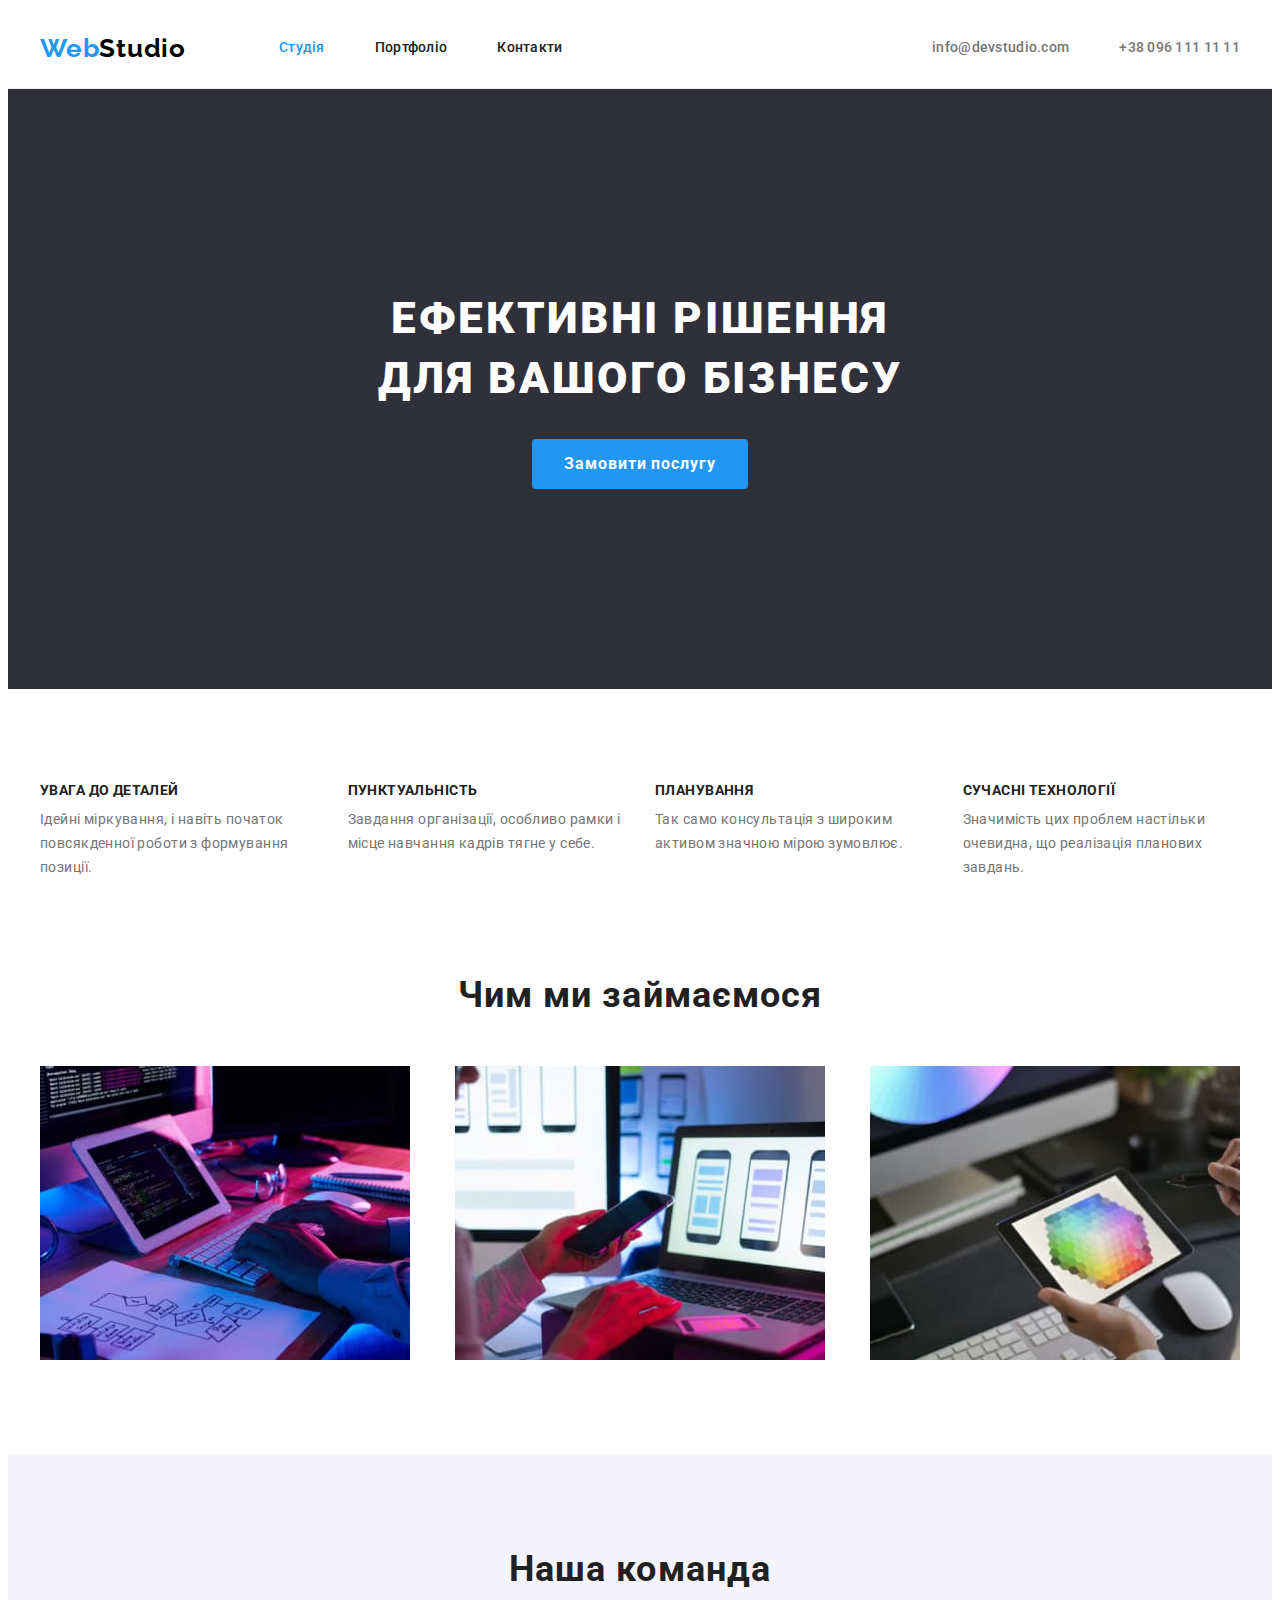
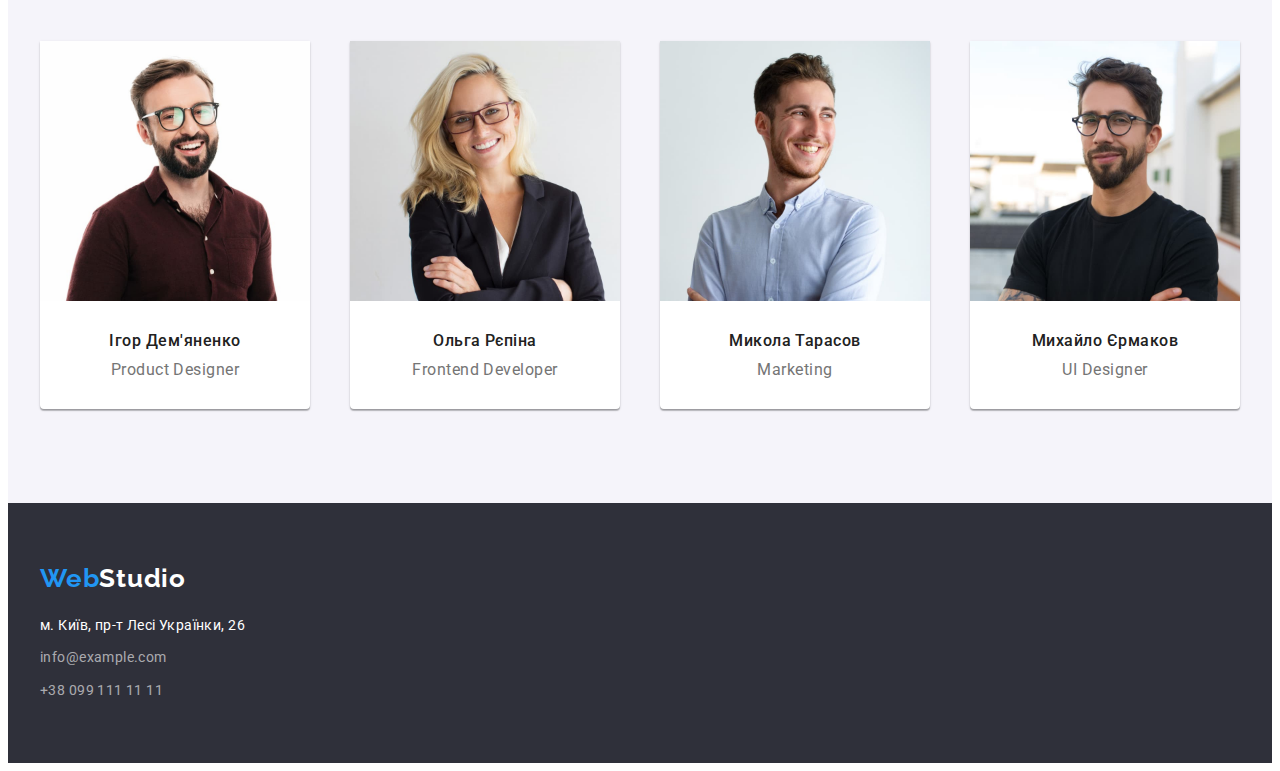
<file: index.html>
<!DOCTYPE html>
<html lang="uk">

<head>
    <meta charset="UTF-8">
    <meta http-equiv="X-UA-Compatible" content="IE=edge">
    <meta name="viewport" content="width=device-width, initial-scale=1.0">
    <title>Document</title>
    <link rel="preconnect" href="https://fonts.googleapis.com">
    <link rel="preconnect" href="https://fonts.gstatic.com" crossorigin>
    <link href="https://fonts.googleapis.com/css2?family=Raleway:wght@700&family=Roboto:wght@400;500;700;900&display=swap"
        rel="stylesheet">
    <link rel="stylesheet" href="https://cdnjs.cloudflare.com/ajax/libs/modern-normalize/1.1.0/modern-normalize.min.css"
        integrity="sha512-wpPYUAdjBVSE4KJnH1VR1HeZfpl1ub8YT/NKx4PuQ5NmX2tKuGu6U/JRp5y+Y8XG2tV+wKQpNHVUX03MfMFn9Q=="
        crossorigin="anonymous" referrerpolicy="no-referrer" />
    <link rel="stylesheet" href="./css/styles.css">
</head>

<body>
    <!-- Header -->
    <header class="header">
        <div class="container main-nav">
            <a href="./index.html" lang="en" class="logo">Web<span class="header-logo" lang="en">Studio</span></a>
            <nav>
                <ul class="nav list">
                    <li class="nav-item">
                        <a href="./index.html" class="nav-link current">Студія</a>
                    </li>
                    <li class="nav-item">
                        <a href="./portfolio.html" class="nav-link">Портфоліо</a>
                    </li>
                    <li class="nav-item">
                        <a href="" class="nav-link">Контакти</a>
                    </li>
                </ul>
            </nav>
            <ul class="contacts">
                <li class="contacts-list"><a href="mailto:info@devstudio.com" class="contacts-item">info@devstudio.com</a></li>
                <li class="contacts-list"><a href="tel:+380961111111" class="contacts-item">+38 096 111 11 11</a></li>
            </ul>
        </div>
    </header>
    <main>
        <!-- Hero -->
        <section class="hero">
            <div class="container">
                <h1 class="hero-title">Ефективні рішення <br> для вашого бізнесу</h1>
                <button type="button" class="hero-button">Замовити послугу</button>
            </div>
        </section>
        <!-- Section Benefits -->
        <section class="section">
            <div class="container">
                <h2 class="visually-hidden">Переваги</h2>
                <ul class="benefits-list list">
                    <li class="benefits-item">
                        <h3 class="benefits-title">УВАГА ДО ДЕТАЛЕЙ</h3>
                        <p class="benefits-text">Ідейні міркування, і навіть початок повсякденної роботи з формування позиції.</p>
                    </li>
                    <li class="benefits-item">
                        <h3 class="benefits-title">ПУНКТУАЛЬНІСТЬ</h3>
                        <p class="benefits-text"> Завдання організації, особливо рамки і місце навчання кадрів тягне у себе.</p>
                    </li>
                    <li class="benefits-item">
                        <h3 class="benefits-title">ПЛАНУВАННЯ</h3>
                        <p class="benefits-text">Так само консультація з широким активом значною мірою зумовлює.</p>
                    </li>
                    <li class="benefits-item">
                        <h3 class="benefits-title">СУЧАСНІ ТЕХНОЛОГІЇ</h3>
                        <p class="benefits-text">Значимість цих проблем настільки очевидна, що реалізація планових завдань.</p>
                    </li>
                </ul>
            </div>
        </section>
        <!-- Section What we do -->
        <section class="section section-work">
            <div class="container">
                <h2 class="section-title">Чим ми займаємося</h2>
                <ul class="work">
                    <li class="work-item">
                        <img class="work-image" src="./images/img.jpg" alt="робота за компютером" width="370" height="294">
                    </li>
                    <li class="work-item">
                        <img class="work-image" src="./images/img-2.jpg" alt="робота за компютером" width="370" height="294">
                    </li>
                    <li class="work-item">
                        <img class="work-image" src="./images/img-3.jpg" alt="робота за планщетом" width="370" height="294">
                    </li>
                </ul>
            </div>
        </section>
        <!-- Section Team -->
        <section class="section section-team">
            <div class="container">
                <h2 class="section-title">Наша команда</h2>
                <ul class="team">
                    <li class="team-item">
                        <img class="team-image" src="./images/img-4.jpg" alt="фото сотрудника" width="270">
                        <div class="team-block">
                            <h3 class="team-title">Ігор Дем'яненко</h3>
                            <p class="team-description" lang="en">Product Designer</p>
                        </div>
                    </li>
                    <li class="team-item">
                        <img class="team-image" src="./images/img-5.jpg" alt="фото сотрудника" width="270">
                        <div class="team-block">
                            <h3 class="team-title">Ольга Рєпіна</h3>
                            <p class="team-description" lang="en">Frontend Developer</p>
                        </div>
                    </li>
                    <li class="team-item">
                        <img class="team-image" src="./images/img-6.jpg" alt="фото сотрудника" width="270">
                        <div class="team-block">
                            <h3 class="team-title">Микола Тарасов</h3>
                            <p class="team-description" lang="en">Marketing</p>
                        </div>
                    </li>
                    <li class="team-item">
                        <img class="team-image" src="./images/img-7.jpg" alt="фото сотрудника" width="270">
                        <div class="team-block">
                            <h3 class="team-title">Михайло Єрмаков</h3>
                            <p class="team-description" lang="en">UI Designer</p>
                        </div>
                    </li>
                </ul>
            </div>
        </section>
    </main>
    <!-- Footer -->
    <footer class="footer">
        <div class="container">
        <a href="./index.html" lang="en" class="logo footer-link">Web<span class="footer-logo">Studio</span></a>
        <address>
            <ul class="footer-list">
                <li class="footer-item-address"><a href="https://goo.gl/maps/n3rkYSff5Tyg9zx98" rel="noopener noreferrer" class="footer-address">м. Київ, пр-т Лесі Українки, 26</a></li>
                <li class="footer-item-mail"><a href="mailto:info@devstudio.com" class="footer-contacts footer-mail">info@example.com</a></li>
                <li><a href="tel:+380961111111" class="footer-contacts">+38 099 111 11 11</a></li>
            </ul>
        </address>
        </div>
    </footer>
</body>

</html>
</file>
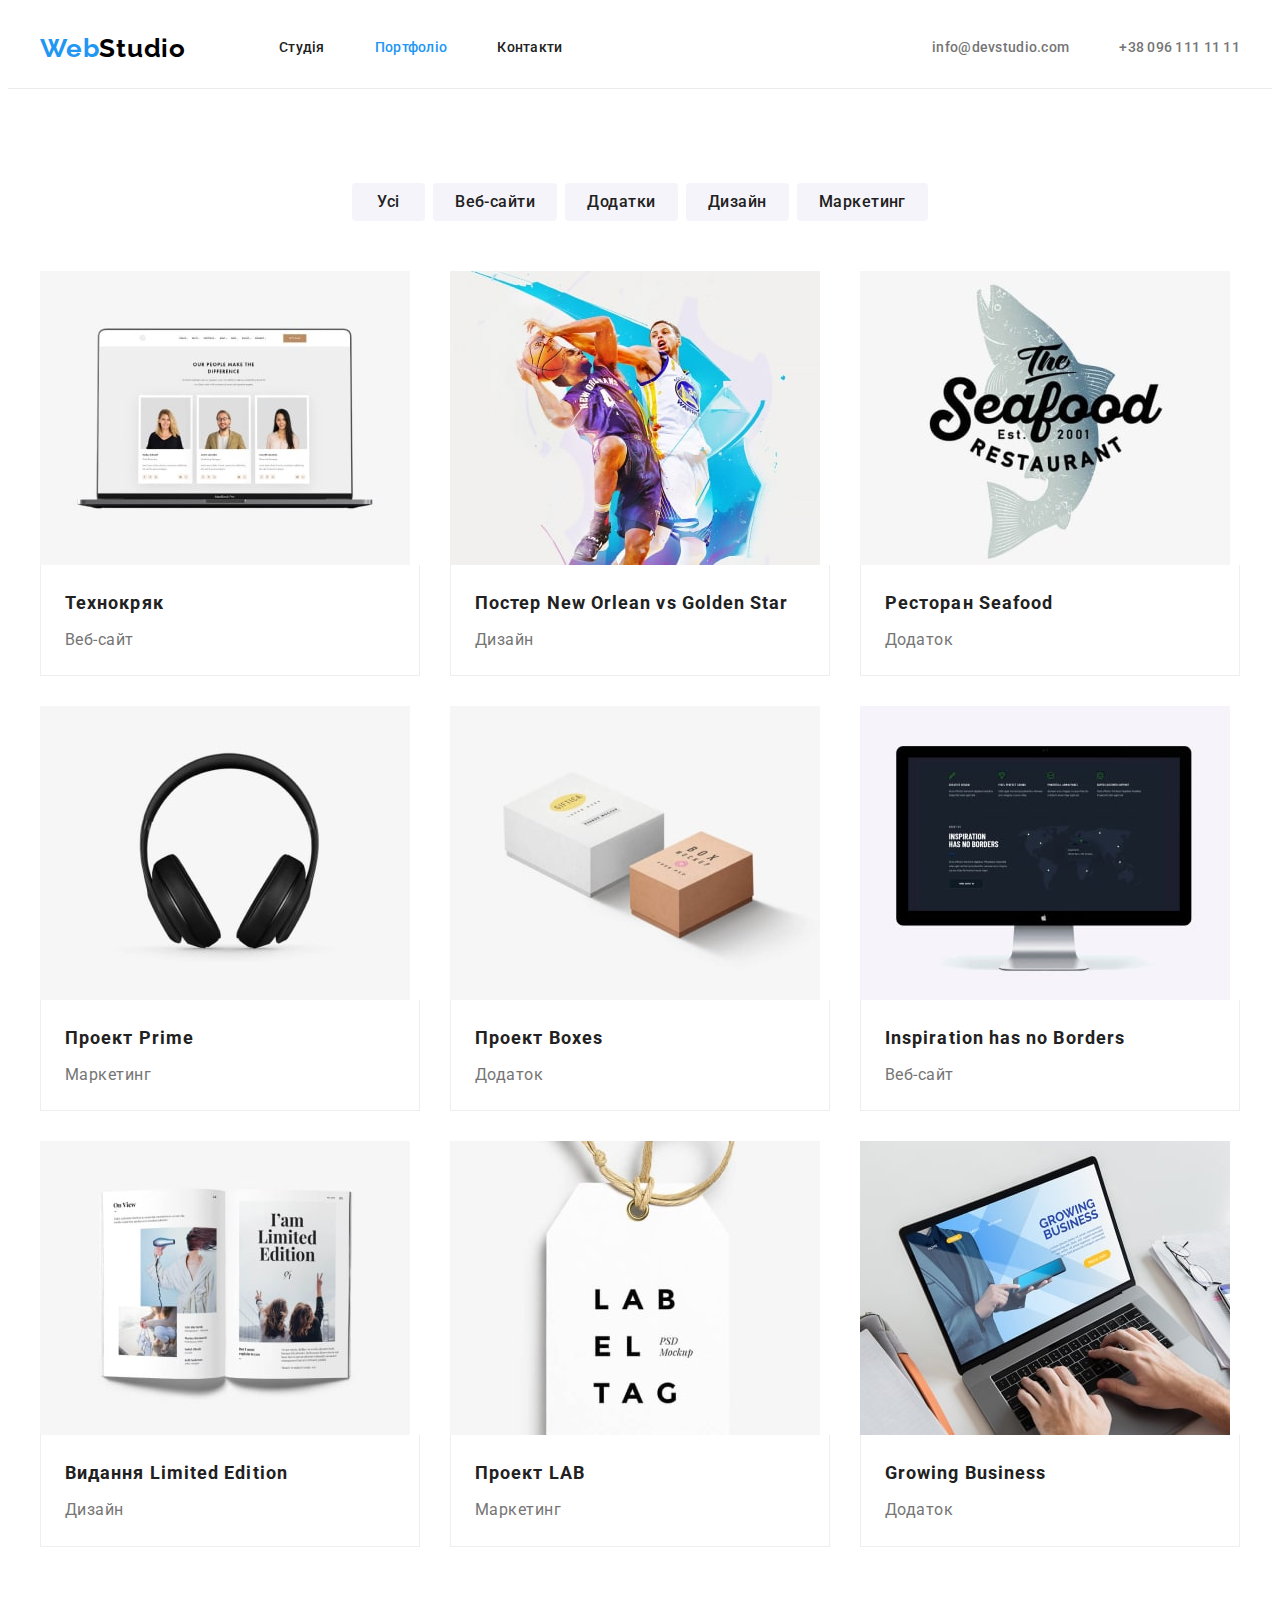
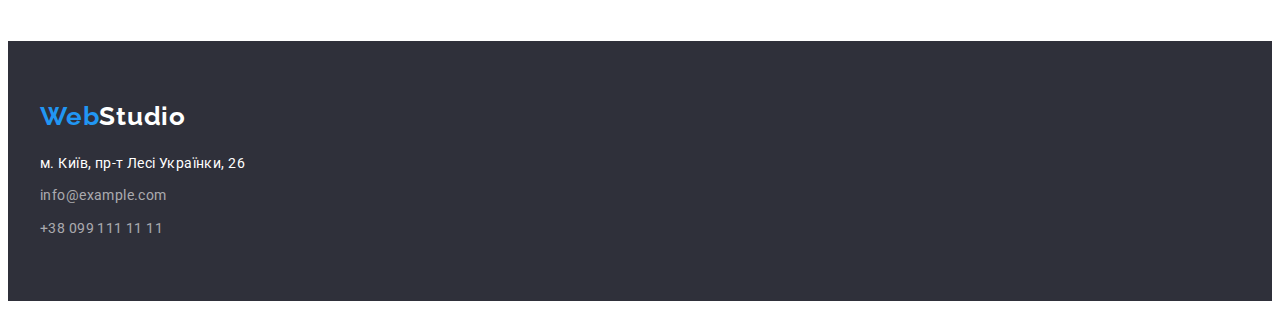
<file: portfolio.html>
<!DOCTYPE html>
<html lang="uk">
<head>
    <meta charset="UTF-8">
    <meta http-equiv="X-UA-Compatible" content="IE=edge">
    <meta name="viewport" content="width=device-width, initial-scale=1.0">
    <title>Document</title>
    <link rel="preconnect" href="https://fonts.googleapis.com">
    <link rel="preconnect" href="https://fonts.gstatic.com" crossorigin>
    <link href="https://fonts.googleapis.com/css2?family=Raleway:wght@700&family=Roboto:wght@400;500;700;900&display=swap"
        rel="stylesheet">
    <link rel="stylesheet" href="https://cdnjs.cloudflare.com/ajax/libs/modern-normalize/1.1.0/modern-normalize.min.css"
        integrity="sha512-wpPYUAdjBVSE4KJnH1VR1HeZfpl1ub8YT/NKx4PuQ5NmX2tKuGu6U/JRp5y+Y8XG2tV+wKQpNHVUX03MfMFn9Q=="
        crossorigin="anonymous" referrerpolicy="no-referrer" />
    <link rel="stylesheet" href="./css/styles.css">
</head>
<body>
    <!-- Header -->
    <header class="header">
        <div class="container main-nav">
            <a href="./index.html" lang="en" class="logo">Web<span class="header-logo">Studio</span></a>
            <nav>
                <ul class="nav list">
                    <li class="nav-item">
                        <a href="./index.html" class="nav-link">Студія</a>
                    </li>
                    <li class="nav-item">
                        <a href="./portfolio.html" class="nav-link current">Портфоліо</a>
                    </li>
                    <li class="nav-item">
                        <a href="" class="nav-link">Контакти</a>
                    </li>
                </ul>
            </nav>
            <ul class="contacts">
                <li class="contacts-list"><a href="mailto:info@devstudio.com" class="contacts-item">info@devstudio.com</a>
                </li>
                <li class="contacts-list"><a href="tel:+380961111111" class="contacts-item">+38 096 111 11 11</a></li>
            </ul>
        </div>
    </header>
    <main>
        <!-- Portfolio -->
        <section class="section">
            <div class="container">
                <h1 class="visually-hidden">Портфоліо</h1>
                <!-- Buttons -->
                <ul class="filter">
                    <li class="filter-item">
                        <button type="button" class="filter-button">Усі</button>
                    </li>
                    <li class="filter-item">
                        <button type="button" class="filter-button">Веб-сайти</button>
                    </li>
                    <li class="filter-item">
                        <button type="button" class="filter-button">Додатки</button>
                    </li>
                    <li class="filter-item">
                        <button type="button" class="filter-button">Дизайн</button>
                    </li>
                    <li class="filter-item">
                        <button type="button" class="filter-button">Маркетинг</button>
                    </li>
                </ul>
            
            <!-- Gallery -->

                <ul class="gallery">
                    <li class="gallery-item">
                        <a href="" class="gallery-link">
                            <img class="gallery-image" src="./images/img-8-min.jpg" width="370" height="294" alt="фото компютера">
                            <div class="gallery-box">
                                <h2 class="gallery-title">Технокряк</h2>
                                <p class="gallery-text">Веб-сайт</p>
                            </div>
                        </a>
                    </li>
                    <li class="gallery-item">
                        <a href="" class="gallery-link">
                            <img class="gallery-image" src="./images/img-9-min.jpg" width="370" height="294" alt="ігри баскетбола змагаються за мяч">
                            <div class="gallery-box">
                                <h2 class="gallery-title">Постер <span lang="en">New Orlean vs Golden Star</span></h2>
                                <p class="gallery-text">Дизайн</p>
                            </div>
                        </a>
                    </li>
                    <li class="gallery-item">
                        <a href="" class="gallery-link">
                            <img class="gallery-image" src="./images/img-10-min.jpg" width="370" height="294" alt="лого ресторана">
                            <div class="gallery-box">
                                <h2 class="gallery-title">Ресторан <span lang="en">Seafood</span></h2>
                                <p class="gallery-text">Додаток</p>
                            </div>
                        </a>
                    </li>
                    <li class="gallery-item">
                        <a href="" class="gallery-link">
                            <img class="gallery-image" src="./images/img-11-min.jpg" width="370" height="294" alt="навушники">
                            <div class="gallery-box">
                                <h2 class="gallery-title">Проект <span lang="en">Prime</span></h2>
                                <p class="gallery-text">Маркетинг</p>
                            </div>
                        </a>
                    </li>
                    <li class="gallery-item">
                        <a href="" class="gallery-link">
                            <img class="gallery-image" src="./images/img-12-min.jpg" width="370" height="294" alt="коробочки">
                            <div class="gallery-box">
                                <h2 class="gallery-title">Проект <span lang="en">Boxes</span></h2>
                                <p class="gallery-text">Додаток</p>
                            </div>
                        </a>
                    </li>
                    <li class="gallery-item">
                        <a href="" class="gallery-link">
                            <img class="gallery-image" src="./images/img-13-min.jpg" width="370" height="294" alt="фото екрану компютера з відкритим вебсайтом">
                            <div class="gallery-box">
                                <h2 class="gallery-title" lang="en">Inspiration has no Borders</h2>
                                <p class="gallery-text">Веб-сайт</p>
                            </div>
                        </a>
                    </li>
                    <li class="gallery-item">
                        <a href="" class="gallery-link">
                            <img class="gallery-image" src="./images/img-14-min.jpg" width="370" height="294" alt="книга">
                            <div class="gallery-box">
                                <h2 class="gallery-title">Видання <span lang="en">Limited Edition</span></h2>
                                <p class="gallery-text">Дизайн</p>
                            </div>
                        </a>
                    </li>
                    <li class="gallery-item">
                        <a href="" class="gallery-link">
                            <img class="gallery-image" src="./images/img-15-min.jpg" width="370" height="294" alt="лейбел">
                            <div class="gallery-box">
                                <h2 class="gallery-title">Проект <span lang="en">LAB</span></h2>
                                <p class="gallery-text">Маркетинг</p>
                            </div>
                        </a>
                    </li>
                    <li class="gallery-item">
                        <a href="" class="gallery-link">
                            <img class="gallery-image" src="./images/img-16-min.jpg" width="370" height="294" alt="фото компютера">
                            <div class="gallery-box">
                                <h2 class="gallery-title" lang="en">Growing Business</h2>
                                <p class="gallery-text">Додаток</p>
                            </div>
                        </a>
                    </li>
                </ul>
            </div>
            
        </section>
    </main>
    <footer class="footer">
        <div class="container">
            <a href="./index.html" lang="en" class="logo footer-link">Web<span class="footer-logo">Studio</span></a>
            <address>
                <ul class="footer-list">
                    <li class="footer-item-address"><a href="https://goo.gl/maps/n3rkYSff5Tyg9zx98"
                            rel="noopener noreferrer" class="footer-address">м. Київ, пр-т Лесі Українки, 26</a></li>
                    <li class="footer-item-mail"><a href="mailto:info@devstudio.com"
                            class="footer-contacts footer-mail">info@example.com</a></li>
                    <li><a href="tel:+380961111111" class="footer-contacts">+38 099 111 11 11</a></li>
                </ul>
            </address>
        </div>
    </footer>
</body>
</html>
</file>
<file: css/styles.css>
/* колір основного тексту: #757575 */
/* колір тексту заголовків: #212121 */
/* змінний колір тексту голубий: #2196F3 */
/* білий колір тексту додатковий:  #FFFFFF */

/* bcg колір основний: #FFFFFF */
/* bcg колір другорядний: #2F303A */
/* bcg колір команда: #F5F4FA */

:root {
  --primary-text-color: #757575;
  --title-text-color: #212121;
  --accent-color: #2196f3;
  --white-color: #ffffff;
  --black-color: #000000;
  --bcg-color-grey: #2f303a;
  --bcg-color-pink: #f5f4fa;
}

/* MAIN */
h1,
h2,
h3,
p,
ul {
  margin: 0;
}

ul {
  padding: 0;
  list-style: none;
}

a {
  text-decoration: none;
}

img {
  display: block;
}

.visually-hidden {
  position: absolute;
  width: 1px;
  height: 1px;
  margin: -1px;
  padding: 0;
  overflow: hidden;
  border: 0;
  clip: rect(0 0 0 0);
}

body {
  background-color: var(--white-color);
  color: var(--primary-text-color);

  font-family: Roboto, sans-serif;
  letter-spacing: 0.03em;
  font-size: 14px;
  line-height: 1.71;
}

.container {
  width: 1200px;
  padding: 0 15px;
  margin: 0 auto;
  /* outline: 2px solid tomato; */
}

.section {
  padding: 94px 0;
}

/* .section-one {
  background-color: aquamarine;
}

.section-two {
  background-color: blue;
}
.section-three {
  background-color: cadetblue;
} */
/* -----------------Header----------------- */
.header {
  border-bottom: 1px solid #ececec;
}

/* Logo */
.logo {
  margin-right: 93px;

  color: var(--accent-color);

  font-family: Raleway, sans-serif;
  font-weight: 700;
  font-size: 26px;
  line-height: 1.19;
  letter-spacing: 0.03em;
}

.header-logo {
  color: var(--black-color);
}

.footer-logo {
  color: var(--white-color);
}

/* Navigation */
.main-nav {
  display: flex;
  align-items: center;
}

.nav {
  display: flex;
}

.nav-item:not(:last-child) {
  margin-right: 50px;
}

.nav-link {
  display: block;
  padding-top: 32px;
  padding-bottom: 32px;

  color: var(--title-text-color);

  font-weight: 500;
  line-height: 1.14;
  letter-spacing: 0.02em;
}

.nav-link:hover,
.nav-link:focus {
  color: var(--accent-color);
}

.current {
  color: var(--accent-color);
}

/* Contacts */

.contacts {
  display: flex;
  margin-left: auto;
}

.contacts-list:not(:last-child) {
  margin-right: 50px;
}

.contacts-item {
  color: var(--primary-text-color);

  font-weight: 500;
  line-height: 1.14;
  letter-spacing: 0.02em;
}

.contacts-item:hover,
.contacts-item:focus {
  color: var(--accent-color);
}

/* Hero */
.hero {
  padding: 200px 0;

  background-color: var(--bcg-color-grey);
  text-align: center;
}

.hero-title {
  margin-bottom: 30px;

  color: var(--white-color);

  font-weight: 900;
  font-size: 44px;
  line-height: 1.36;
  text-align: center;
  letter-spacing: 0.06em;
  text-transform: uppercase;
}

.hero-button {
  display: inline-block;
  padding: 10px 32px;
  border-radius: 4px;
  min-width: 200px;
  text-align: center;
  border: none;

  background-color: var(--accent-color);
  color: var(--white-color);

  font-weight: 700;
  font-size: 16px;
  line-height: 1.87;
  letter-spacing: 0.06em;
  font-family: inherit;

  cursor: pointer;
}

.hero-button:hover,
.hero-button:focus {
  background-color: #188ce8;
}

/* Sections */

/* Section Benefits */
.benefits-list {
  display: flex;
  margin-right: -30px;
}

.benefits-item {
  flex-basis: calc(100% / 4 - 30px);
  margin-right: 30px;
}

.benefits-title {
  margin-bottom: 10px;

  color: var(--title-text-color);

  line-height: 1.14;
  text-transform: uppercase;
  font-size: inherit;
}

.section-title {
  margin-bottom: 50px;

  color: var(--title-text-color);

  font-size: 36px;
  line-height: 1.17;
  text-align: center;
  letter-spacing: 0.03em;
}

/*  Section What we do */
.section-work {
  padding-top: 0;
}

.work {
  display: flex;
  justify-content: space-between;
}

/* Section team */
.section-team {
  background-color: var(--bcg-color-pink);
}

.team {
  display: flex;
  justify-content: space-between;
}

.team-block {
  padding-top: 30px;
  padding-bottom: 30px;
}

.team-item {
  background-color: var(--white-color);
  border-radius: 0 0 4px 4px;
  box-shadow: 0 1px 3px rgba(0, 0, 0, 0.12), 0 1px 1px rgba(0, 0, 0, 0.14),
    0 2px 1px rgba(0, 0, 0, 0.2);
}

.team-title {
  margin-bottom: 10px;

  color: var(--title-text-color);

  font-weight: 500;
  font-size: 16px;
  line-height: 1.19;
  text-align: center;
  letter-spacing: 0.03em;
}

.team-description {
  font-size: 16px;
  line-height: 1.19;
  text-align: center;
  letter-spacing: 0.03em;
}

/* Footer */
.footer {
  padding: 60px 0;

  background-color: var(--bcg-color-grey);
}

.footer-link {
  display: block;
  margin-bottom: 20px;
}

.footer-address {
  color: var(--white-color);
}

.footer-item-address,
.footer-item-mail {
  margin-bottom: 9px;
}

.footer-contacts {
  color: rgba(255, 255, 255, 0.6);
}

address {
  font-style: normal;
}

.footer-contacts:hover,
.footer-contacts:focus {
  color: var(--accent-color);
}

.footer-address,
.footer-contacts {
  display: block;
}

/* PORTFOLIO */

/* Buttons */
.filter {
  display: flex;
  justify-content: center;

  margin-bottom: 50px;
}

.filter-item:not(:last-child) {
  margin-right: 8px;
}

.filter-button {
  display: inline-block;
  padding: 6px 22px;
  border-radius: 4px;
  min-width: 73px;
  border: none;

  color: var(--title-text-color);
  background-color: var(--bcg-color-pink);

  font-weight: 500;
  font-size: 16px;
  line-height: 1.62;
  font-family: inherit;
  letter-spacing: 0.03em;

  cursor: pointer;
}

.filter-button:hover,
.filter-button:focus {
  color: var(--white-color);
  background-color: var(--accent-color);
}

/* Gallery */

.gallery {
  display: flex;
  flex-wrap: wrap;
  margin-right: -30px;
  margin-bottom: -30px;
}

.gallery-item {
  flex-basis: calc(100% / 3 - 30px);
  margin-right: 30px;
  margin-bottom: 30px;
}

/* .gallery-item:not(:nth-child(3n)) {
  margin-right: 30px;
}

.gallery-item:not(:nth-last-child(-n + 3)) {
  margin-bottom: 30px;
} */

.gallery-box {
  padding: 20px 24px;
  border-right: 1px solid #eeeeee;
  border-bottom: 1px solid #eeeeee;
  border-left: 1px solid #eeeeee;
}

.gallery-title {
  margin-bottom: 4px;

  color: var(--title-text-color);

  font-size: 18px;
  line-height: 2;
  letter-spacing: 0.06em;
}

.gallery-text {
  color: var(--primary-text-color);

  font-size: 16px;
  line-height: 1.89;
  letter-spacing: 0.03em;
}
</file>
